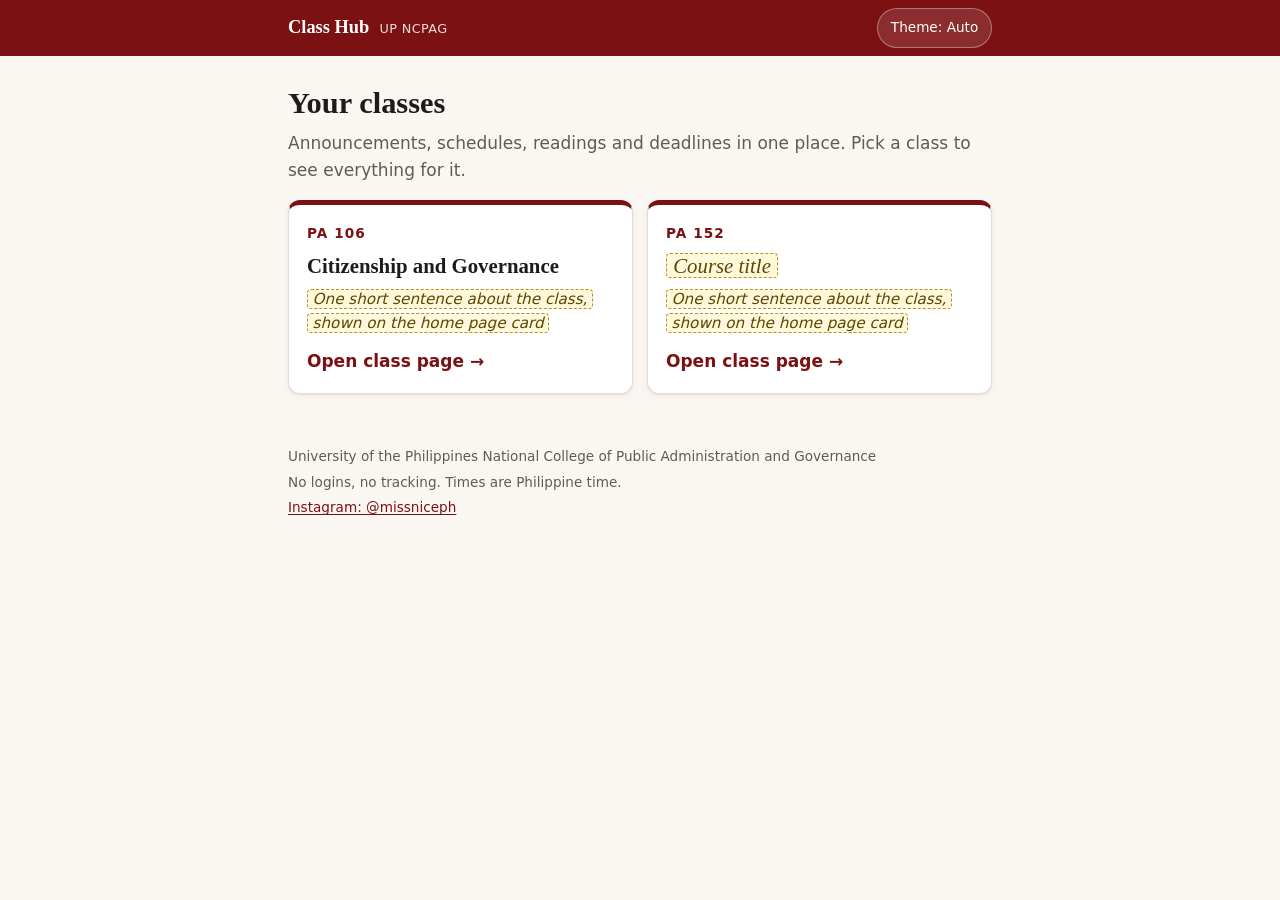
<file: index.html>
<!doctype html>
<html lang="en">
<head>
  <meta charset="utf-8">
  <meta name="viewport" content="width=device-width, initial-scale=1">
  <title>Class Hub · PA 106 &amp; PA 152 · UP NCPAG</title>
  <meta name="description" content="Announcements, schedules, readings and deadlines for PA 106 and PA 152 at UP NCPAG, all in one place.">
  <meta name="color-scheme" content="light dark">
  <meta name="theme-color" content="#7b1113" media="(prefers-color-scheme: light)">
  <meta name="theme-color" content="#3a1416" media="(prefers-color-scheme: dark)">
  <link rel="icon" href="assets/favicon.svg" type="image/svg+xml">
  <link rel="apple-touch-icon" href="assets/apple-touch-icon.png">
  <meta property="og:type" content="website">
  <meta property="og:site_name" content="Class Hub">
  <meta property="og:title" content="Class Hub · PA 106 &amp; PA 152 · UP NCPAG">
  <meta property="og:description" content="Announcements, schedules, readings and deadlines for PA 106 and PA 152 at UP NCPAG, all in one place.">
  <meta property="og:url" content="https://missniceph.github.io/class-hub/">
  <meta property="og:image" content="https://missniceph.github.io/class-hub/assets/og-image.png">
  <meta property="og:image:width" content="1200">
  <meta property="og:image:height" content="630">
  <meta property="og:image:alt" content="Class Hub: announcements, deadlines and readings for PA 106 and PA 152 at UP NCPAG">
  <meta name="twitter:card" content="summary_large_image">
  <script>try{var t=localStorage.getItem('theme');if(t==='light'||t==='dark')document.documentElement.setAttribute('data-theme',t)}catch(e){}</script>
  <link rel="stylesheet" href="assets/style.css">
</head>
<body data-page="home">
  <a class="skip" href="#main">Skip to content</a>
  <header class="topbar">
    <div class="wrap topbar-inner">
      <a class="brand" href="./">Class Hub <span>UP NCPAG</span></a>
      <button id="theme-toggle" class="theme-btn" type="button">Theme: Auto</button>
    </div>
  </header>

  <main id="main" class="wrap">
    <section class="intro">
      <h1>Your classes</h1>
      <p>Announcements, schedules, readings and deadlines in one place. Pick a class to see everything for it.</p>
    </section>
    <div id="cards" class="cards" aria-live="polite"></div>
    <noscript>
      <div class="card">
        <p>This site needs JavaScript to display nicely. You can still read the class files directly:
          <a href="content/pa106.md">PA 106</a> · <a href="content/pa152.md">PA 152</a></p>
      </div>
    </noscript>
  </main>

  <footer class="footer wrap">
    <p>University of the Philippines National College of Public Administration and Governance</p>
    <p>No logins, no tracking. Times are Philippine time.</p>
    <p><a href="https://www.instagram.com/missniceph/" rel="noopener noreferrer" target="_blank">Instagram: @missniceph</a></p>
  </footer>
  <script src="assets/app.js"></script>
</body>
</html>
</file>
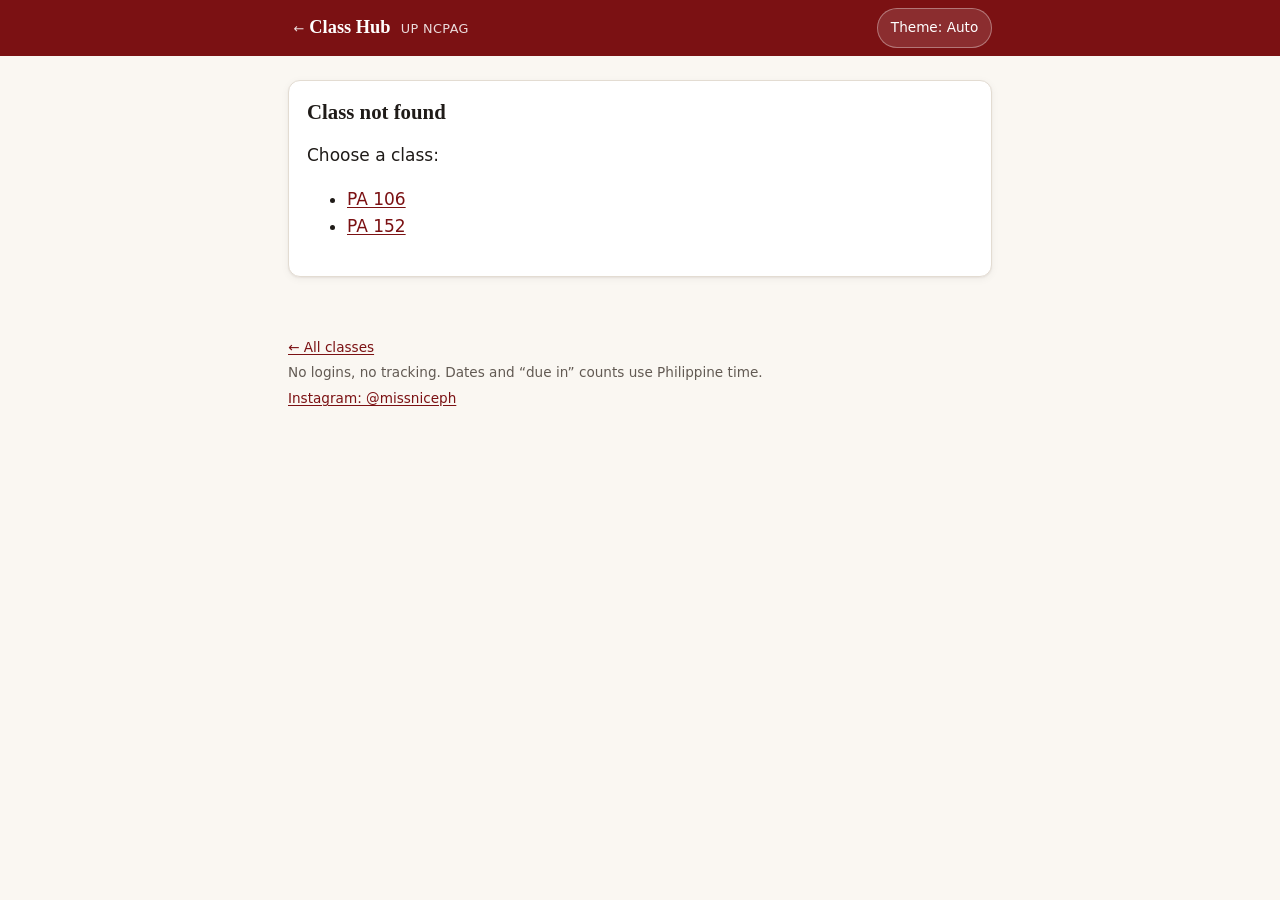
<file: class.html>
<!doctype html>
<html lang="en">
<head>
  <meta charset="utf-8">
  <meta name="viewport" content="width=device-width, initial-scale=1">
  <title>Class · Class Hub</title>
  <meta name="description" content="Announcements, schedule, readings and deadlines for your UP NCPAG class.">
  <meta name="color-scheme" content="light dark">
  <meta name="theme-color" content="#7b1113" media="(prefers-color-scheme: light)">
  <meta name="theme-color" content="#3a1416" media="(prefers-color-scheme: dark)">
  <link rel="icon" href="assets/favicon.svg" type="image/svg+xml">
  <link rel="apple-touch-icon" href="assets/apple-touch-icon.png">
  <meta property="og:type" content="website">
  <meta property="og:site_name" content="Class Hub">
  <meta property="og:title" content="Class · Class Hub">
  <meta property="og:description" content="Announcements, schedule, readings and deadlines for your UP NCPAG class.">
  <meta property="og:url" content="https://missniceph.github.io/class-hub/class.html">
  <meta property="og:image" content="https://missniceph.github.io/class-hub/assets/og-image.png">
  <meta property="og:image:width" content="1200">
  <meta property="og:image:height" content="630">
  <meta property="og:image:alt" content="Class Hub: announcements, deadlines and readings for PA 106 and PA 152 at UP NCPAG">
  <meta name="twitter:card" content="summary_large_image">
  <script>try{var t=localStorage.getItem('theme');if(t==='light'||t==='dark')document.documentElement.setAttribute('data-theme',t)}catch(e){}</script>
  <link rel="stylesheet" href="assets/style.css">
</head>
<body data-page="class">
  <a class="skip" href="#class">Skip to content</a>
  <header class="topbar">
    <div class="wrap topbar-inner">
      <a class="brand" href="./"><span aria-hidden="true">←</span> Class Hub <span>UP NCPAG</span></a>
      <button id="theme-toggle" class="theme-btn" type="button">Theme: Auto</button>
    </div>
  </header>

  <main id="class" class="wrap">
    <p class="loading-msg" role="status">Loading class information…</p>
    <noscript>
      <div class="card">
        <p>This site needs JavaScript to display nicely. You can still read the class files directly:
          <a href="content/pa106.md">PA 106</a> · <a href="content/pa152.md">PA 152</a></p>
      </div>
    </noscript>
  </main>

  <footer class="footer wrap">
    <p><a href="./">← All classes</a></p>
    <p>No logins, no tracking. Dates and “due in” counts use Philippine time.</p>
    <p><a href="https://www.instagram.com/missniceph/" rel="noopener noreferrer" target="_blank">Instagram: @missniceph</a></p>
  </footer>
  <script src="assets/app.js"></script>
</body>
</html>
</file>
<file: assets/style.css>
/* Class Hub — styles. System fonts only (fast on any phone, no outside requests). */

:root {
  --bg: #faf7f2;
  --surface: #ffffff;
  --surface-2: #f3eee7;
  --text: #1f1b18;
  --muted: #625a53;
  --border: #e3dcd2;
  --accent: #7b1113;        /* UP maroon */
  --accent-soft: #f7e8e8;
  --green: #0b5a33;         /* UP green */
  --green-soft: #e3f1e8;
  --amber: #7a4a00;
  --amber-soft: #fdefd6;
  --red: #a3161a;
  --red-soft: #fbe3e3;
  --ph-bg: #fff8db;
  --ph-border: #b8901c;
  --ph-text: #5c4600;
  --shadow: 0 1px 2px rgba(40, 20, 10, .06), 0 2px 8px rgba(40, 20, 10, .05);
  --radius: 12px;
  --serif: Georgia, "Times New Roman", serif;
  --sans: system-ui, -apple-system, "Segoe UI", Roboto, "Noto Sans", Arial, sans-serif;
  color-scheme: light;
}

@media (prefers-color-scheme: dark) {
  :root:not([data-theme="light"]) {
    --bg: #141211;
    --surface: #1e1b19;
    --surface-2: #27231f;
    --text: #ede8e2;
    --muted: #b0a79e;
    --border: #3a3430;
    --accent: #f0a3a5;
    --accent-soft: #3b1d1f;
    --green: #8bd3a8;
    --green-soft: #173123;
    --amber: #f4c27a;
    --amber-soft: #3a2b12;
    --red: #ff9c9c;
    --red-soft: #432022;
    --ph-bg: #2f2911;
    --ph-border: #a58a2e;
    --ph-text: #f1dc95;
    --shadow: none;
    color-scheme: dark;
  }
}
:root[data-theme="dark"] {
  --bg: #141211;
  --surface: #1e1b19;
  --surface-2: #27231f;
  --text: #ede8e2;
  --muted: #b0a79e;
  --border: #3a3430;
  --accent: #f0a3a5;
  --accent-soft: #3b1d1f;
  --green: #8bd3a8;
  --green-soft: #173123;
  --amber: #f4c27a;
  --amber-soft: #3a2b12;
  --red: #ff9c9c;
  --red-soft: #432022;
  --ph-bg: #2f2911;
  --ph-border: #a58a2e;
  --ph-text: #f1dc95;
  --shadow: none;
  color-scheme: dark;
}

*, *::before, *::after { box-sizing: border-box; }
html { -webkit-text-size-adjust: 100%; scroll-padding-top: 8rem; /* room for the sticky top bar + section menu */ }
body {
  margin: 0;
  background: var(--bg);
  color: var(--text);
  font: 17px/1.6 var(--sans);
  overflow-wrap: break-word;
}
@media (prefers-reduced-motion: no-preference) { html { scroll-behavior: smooth; } }

a { color: var(--accent); text-underline-offset: 2px; }
a:hover { text-decoration-thickness: 2px; }
:focus-visible { outline: 3px solid var(--accent); outline-offset: 2px; border-radius: 4px; }
.topbar :focus-visible { outline-color: #fff; }
h1, h2, h3 { font-family: var(--serif); line-height: 1.25; margin: 0; font-weight: 700; }
code { font-size: .9em; background: var(--surface-2); padding: .1em .35em; border-radius: 4px; }
.small { font-size: .875rem; }
.muted { color: var(--muted); }

.wrap { max-width: 46rem; margin: 0 auto; padding: 0 16px; }
.skip { position: absolute; left: -999px; top: 0; background: var(--surface); padding: .5rem 1rem; z-index: 10; }
.skip:focus { left: 8px; top: 8px; }

/* ---------- Top bar ---------- */
.topbar {
  position: sticky; top: 0; z-index: 5;
  background: var(--accent);
  color: #fff;
}
:root[data-theme="dark"] .topbar { background: #3a1416; }
@media (prefers-color-scheme: dark) { :root:not([data-theme="light"]) .topbar { background: #3a1416; } }
.topbar-inner { display: flex; align-items: center; justify-content: space-between; gap: 12px; min-height: 56px; }
.brand { color: #fff; text-decoration: none; font-family: var(--serif); font-weight: 700; font-size: 1.15rem; white-space: nowrap; }
.brand span { font-family: var(--sans); font-weight: 400; font-size: .8rem; opacity: .85; margin-left: .35rem; letter-spacing: .03em; }
.theme-btn {
  font: inherit; font-size: .85rem;
  color: #fff; background: rgba(255,255,255,.12);
  border: 1px solid rgba(255,255,255,.35); border-radius: 999px;
  padding: .4rem .8rem; min-height: 40px; cursor: pointer; white-space: nowrap;
}
.theme-btn:hover { background: rgba(255,255,255,.22); }

/* ---------- Home ---------- */
.intro { padding: 1.75rem 0 1rem; }
.intro h1 { font-size: 1.9rem; }
.intro p { color: var(--muted); margin: .5rem 0 0; }

.cards { display: grid; gap: 14px; padding-bottom: 1rem; }
@media (min-width: 640px) { .cards { grid-template-columns: 1fr 1fr; } }

.card {
  display: block;
  background: var(--surface);
  border: 1px solid var(--border);
  border-radius: var(--radius);
  box-shadow: var(--shadow);
  padding: 18px;
}
.class-card { color: inherit; text-decoration: none; border-top: 5px solid var(--accent); display: flex; flex-direction: column; gap: .5rem; }
.class-card:hover { border-color: var(--accent); }
.class-card h2 { font-size: 1.3rem; }
.class-card .summary { margin: 0; color: var(--muted); font-size: .95rem; }
.class-card .go { margin-top: auto; padding-top: .25rem; color: var(--accent); font-weight: 600; }
.code {
  margin: 0; color: var(--accent);
  font-weight: 700; font-size: .85rem; letter-spacing: .08em; text-transform: uppercase;
}
.loading { color: var(--muted); font-weight: 400; }
.glance { list-style: none; margin: 0; padding: .6rem 0 0; border-top: 1px solid var(--border); font-size: .92rem; display: grid; gap: .35rem; }
.glance li { display: grid; grid-template-columns: 5.2rem 1fr; gap: .5rem; }

.k { font-weight: 700; }

/* ---------- Class page ---------- */
.loading-msg { color: var(--muted); padding: 2rem 0; }
.class-head { padding: 1.5rem 0 .75rem; }
.class-head h1 { font-size: 1.85rem; margin-top: .2rem; }
.meta { display: grid; grid-template-columns: repeat(auto-fit, minmax(10rem, 1fr)); gap: .5rem 1rem; margin: 1rem 0 0; }
.meta div { min-width: 0; }
.meta dt { font-size: .75rem; text-transform: uppercase; letter-spacing: .06em; color: var(--muted); }
.meta dd { margin: 0; font-weight: 500; }
.ph-note { font-size: .85rem; color: var(--muted); margin: 1rem 0 0; }

.jump {
  position: sticky; top: 56px; z-index: 4;
  display: flex; gap: 8px; overflow-x: auto; -webkit-overflow-scrolling: touch;
  background: var(--bg);
  margin: 0 -16px; padding: 10px 16px;
  border-bottom: 1px solid var(--border);
  scrollbar-width: none;
}
.jump::-webkit-scrollbar { display: none; }
.jump a {
  flex: none; text-decoration: none; color: var(--text);
  background: var(--surface); border: 1px solid var(--border);
  border-radius: 999px; padding: .35rem .85rem; font-size: .9rem; min-height: 36px;
  display: inline-flex; align-items: center;
}
.jump a:hover { border-color: var(--accent); color: var(--accent); }

.block { padding: 1.5rem 0 .5rem; }
.block > h2 { font-size: 1.35rem; margin-bottom: .85rem; padding-bottom: .4rem; border-bottom: 2px solid var(--accent-soft); }
.empty { color: var(--muted); font-style: italic; margin: 0; }

.prose > :first-child { margin-top: 0; }
.prose > :last-child { margin-bottom: 0; }
.prose p { margin: 0 0 .75rem; }
.prose ul, .prose ol { margin: 0 0 .75rem; padding-left: 1.25rem; }
.prose li { margin: .3rem 0; }
.prose .sub { font-size: 1.05rem; margin: 1rem 0 .4rem; }

/* Announcements */
.feed { list-style: none; margin: 0; padding: 0; display: grid; gap: 12px; }
.ann h3 { font-size: 1.12rem; margin: .15rem 0 .5rem; }
.when { margin: 0; font-size: .85rem; color: var(--muted); }
.ann .prose { font-size: 1rem; }

/* Badges */
.badge {
  display: inline-block; vertical-align: middle;
  font-family: var(--sans); font-size: .75rem; font-weight: 700; line-height: 1.4;
  padding: .1rem .5rem; border-radius: 999px; white-space: nowrap;
}
.badge.new { background: var(--green-soft); color: var(--green); }
.badge.urgent { background: var(--red-soft); color: var(--red); }
.badge.soon { background: var(--amber-soft); color: var(--amber); }
.badge.later { background: var(--surface-2); color: var(--muted); }
.badge.past { background: var(--surface-2); color: var(--muted); font-weight: 500; }

/* Deadlines */
.deadlines { list-style: none; margin: 0; padding: 0; display: grid; gap: 10px; }
.deadline {
  background: var(--surface); border: 1px solid var(--border); border-left: 5px solid var(--border);
  border-radius: var(--radius); padding: 12px 14px; box-shadow: var(--shadow);
}
.deadline.urgent { border-left-color: var(--red); }
.deadline.soon { border-left-color: var(--amber); }
.deadline.later { border-left-color: var(--green); }
.deadline.past { box-shadow: none; background: var(--surface-2); }
.d-top { display: flex; flex-wrap: wrap; align-items: center; justify-content: space-between; gap: 6px; }
.d-date { font-size: .9rem; color: var(--muted); font-weight: 600; }
.d-date.tba { font-style: italic; font-weight: 400; }
.d-title { margin: .25rem 0 0; font-weight: 700; font-size: 1.05rem; }
.d-details { margin: .2rem 0 0; font-size: .95rem; color: var(--muted); }
.past-list { margin-top: 14px; }
.past-list summary { cursor: pointer; color: var(--muted); padding: .4rem 0; }
.past-list .deadlines { margin-top: 8px; }

/* Weekly topics */
.weeks { display: grid; gap: 8px; }
.week { background: var(--surface); border: 1px solid var(--border); border-radius: var(--radius); }
.week summary {
  cursor: pointer; list-style: none;
  display: grid; grid-template-columns: auto 1fr auto; gap: .1rem .75rem; align-items: baseline;
  padding: 12px 14px; min-height: 48px;
}
.week summary::-webkit-details-marker { display: none; }
.week summary::after { content: "+"; content: "+" / ""; grid-column: 3; grid-row: 1; font-size: 1.25rem; line-height: 1; color: var(--accent); }
.week[open] summary::after { content: "–"; content: "–" / ""; }
.week[open] summary { border-bottom: 1px solid var(--border); }
.w-label { grid-column: 1; grid-row: 1; font-weight: 700; color: var(--accent); white-space: nowrap; }
.w-dates { grid-column: 2; grid-row: 1; font-size: .85rem; color: var(--muted); }
.w-topic { grid-column: 1 / 3; grid-row: 2; font-weight: 600; }
.week .prose { padding: 12px 14px 14px; font-size: 1rem; }

/* Placeholders: obvious to the teacher, gentle for students */
.ph {
  display: inline; background: var(--ph-bg); color: var(--ph-text);
  border: 1px dashed var(--ph-border); border-radius: 4px;
  padding: 0 .3em; font-style: italic; font-weight: 400;
  -webkit-box-decoration-break: clone; box-decoration-break: clone;
}

.error h1 { font-size: 1.3rem; margin-bottom: .5rem; }
.error { margin: 1.5rem 0; }

/* ---------- Footer ---------- */
.footer { color: var(--muted); font-size: .85rem; padding-top: 2rem; padding-bottom: 2.5rem; }
.footer p { margin: .25rem 0; }

@media (max-width: 360px) {
  body { font-size: 16px; }
  .brand span { display: none; }
  .class-head h1, .intro h1 { font-size: 1.6rem; }
}
</file>
